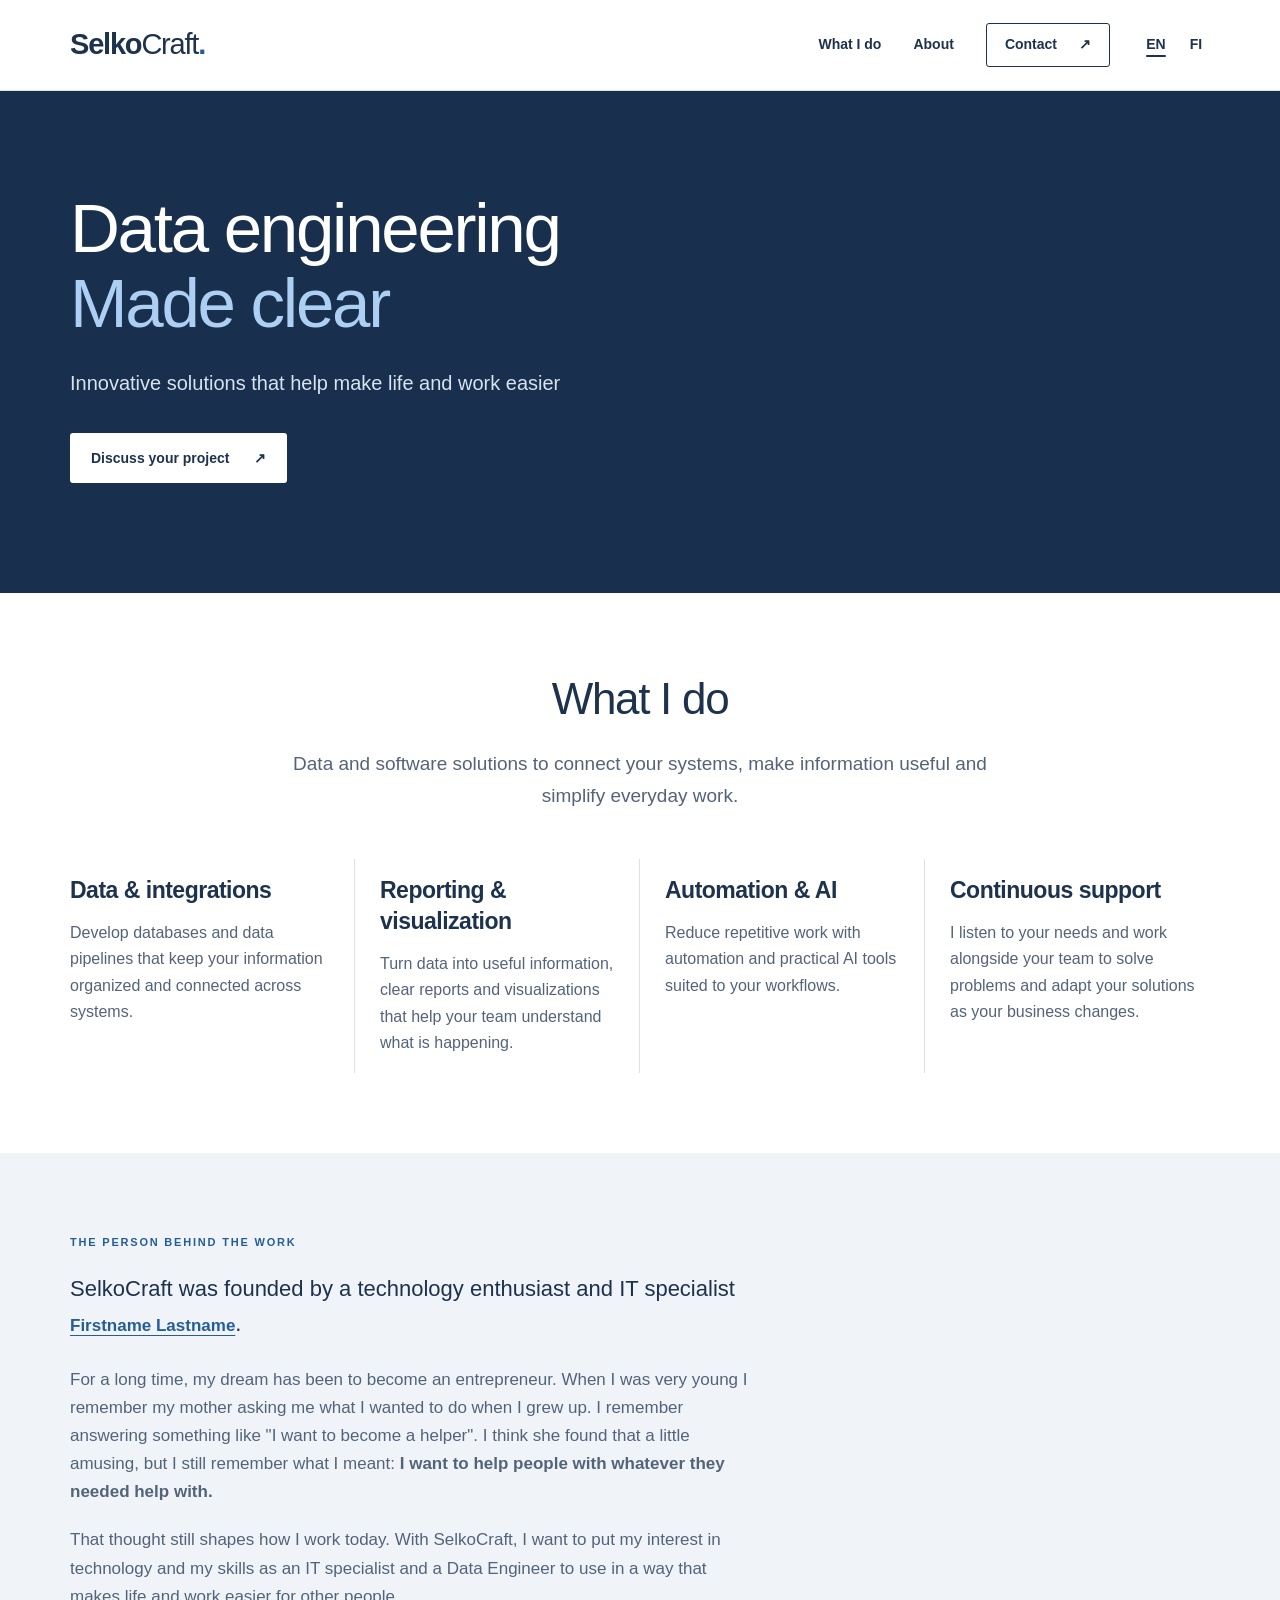
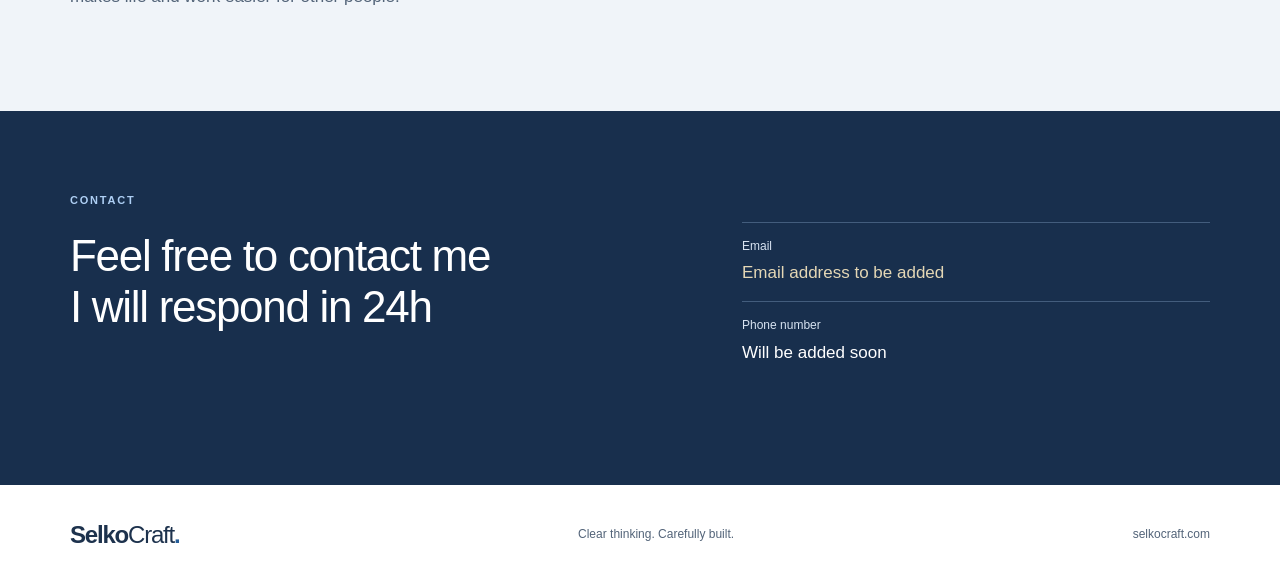
<file: index.html>
<!doctype html>
<html lang="en">
<head>
  <meta charset="utf-8">
  <meta name="viewport" content="width=device-width, initial-scale=1">
  <meta name="description" content="SelkoCraft Oy — independent data engineering, integrations and automation from Finland. Practical solutions, built with clarity.">
  <title>SelkoCraft Oy — Data engineering Made clear</title>
  <link rel="stylesheet" href="style2.css">
</head>
<body>
  <a class="skip-link" href="#main">Skip to content</a>

  <header class="site-header">
    <div class="container header-inner">
      <a class="brand" href="#home" aria-label="SelkoCraft home">Selko<span>Craft</span><span class="brand-mark" aria-hidden="true">.</span></a>
      <nav aria-label="Main navigation">
        <a href="#services">What I do</a>
        <a href="#about">About</a>
        <a class="nav-contact" href="#contact">Contact <span aria-hidden="true">↗</span></a>
        <span class="language-switch" role="group" aria-label="Language">
          <a href="index.html" lang="en" hreflang="en" aria-label="In English" aria-current="page">EN</a>
          <a href="fi.html" lang="fi" hreflang="fi" aria-label="Suomeksi">FI</a>
        </span>
      </nav>
    </div>
  </header>

  <main id="main">
    <section class="hero home-simple" id="home" aria-labelledby="hero-title">
      <div class="container">
        <div class="home-content">
          <h1 id="hero-title">Data engineering<br><span>Made clear</span></h1>
          <p class="hero-description">Innovative solutions that help make life and work easier</p>
          <a class="button button-light" href="#contact">Discuss your project <span aria-hidden="true">↗</span></a>
        </div>
      </div>
    </section>

    <section class="section services" id="services" aria-labelledby="services-title">
      <div class="container">
        <div class="services-heading">
          <h2 id="services-title">What I do</h2>
          <p>Data and software solutions to connect your systems, make information useful and simplify everyday work.</p>
        </div>
        <div class="service-areas">
          <article class="service-area">
            <h3>Data &amp; integrations</h3>
            <p>Develop databases and data pipelines that keep your information organized and connected across systems.</p>
          </article>
          <article class="service-area">
            <h3>Reporting &amp; visualization</h3>
            <p>Turn data into useful information, clear reports and visualizations that help your team understand what is happening.</p>
          </article>
          <article class="service-area">
            <h3>Automation &amp; AI</h3>
            <p>Reduce repetitive work with automation and practical AI tools suited to your workflows.</p>
          </article>
          <article class="service-area">
            <h3>Continuous support</h3>
            <p>I listen to your needs and work alongside your team to solve problems and adapt your solutions as your business changes.</p>
          </article>
        </div>
      </div>
    </section>

    <section class="section about" id="about" aria-labelledby="about-title">
      <div class="container">
        <div class="about-story">
          <div class="story-header">
            <h2 class="eyebrow" id="about-title">THE PERSON BEHIND THE WORK</h2>
          </div>
          <div class="story-prose">
            <p class="story-lead">SelkoCraft was founded by a technology enthusiast and IT specialist<br>
              <!-- Placeholder destination: replace with the founder’s website before publishing. -->
              <a class="founder-link" href="https://google.com">Firstname Lastname</a>.
            </p>
            <p class="story-body">For a long time, my dream has been to become an entrepreneur. When I was very young I remember my mother asking me what I wanted to do when I grew up. 
              I remember answering something like "I want to become a helper". I think she found that a little amusing, but I still remember what I meant: 
              <b>I want to help people with whatever they needed help with.</b></p>
            <p class="story-body">That thought still shapes how I work today. With SelkoCraft, 
              I want to put my interest in technology and my skills as an IT specialist and a Data Engineer to use in a way that makes life and work easier for other people.</p>
          </div>
        </div>
      </div>
    </section>

    <section class="section contact" id="contact" aria-labelledby="contact-title">
      <div class="container contact-layout">
        <div>
          <p class="eyebrow">CONTACT</p>
          <h2 id="contact-title">Feel free to contact me<br>I will respond in 24h</h2>
        </div>
        <div class="contact-details">
          <dl>
            <div><dt>Email</dt><dd class="placeholder">Email address to be added</dd></div>
            <div><dt>Phone number</dt><dd>Will be added soon</dd></div>
          </dl>
        </div>
      </div>
    </section>
  </main>

  <footer class="site-footer">
    <div class="container footer-inner">
      <a class="brand" href="#home">Selko<span>Craft</span><span class="brand-mark" aria-hidden="true">.</span></a>
      <p>Clear thinking. Carefully built.</p>
      <span class="footer-domain">selkocraft.com</span>
    </div>
  </footer>
</body>
</html>
</file>
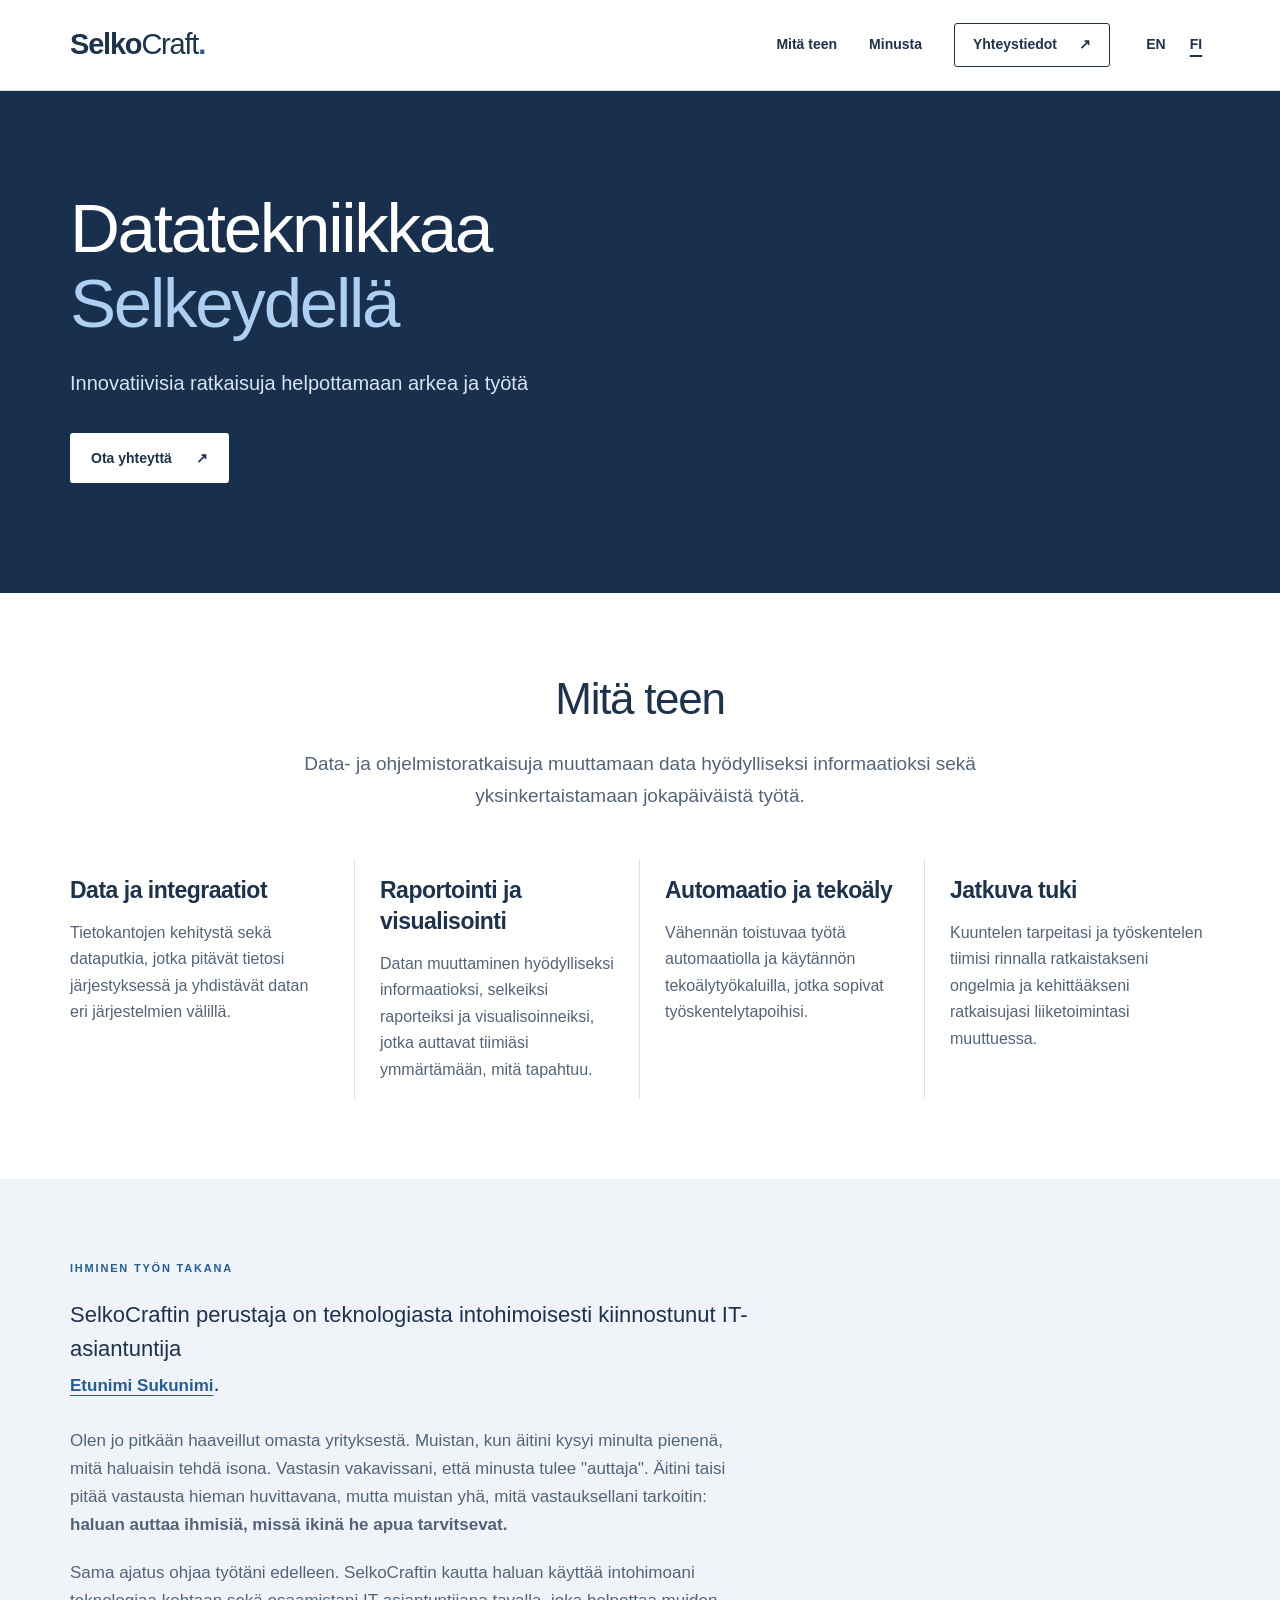
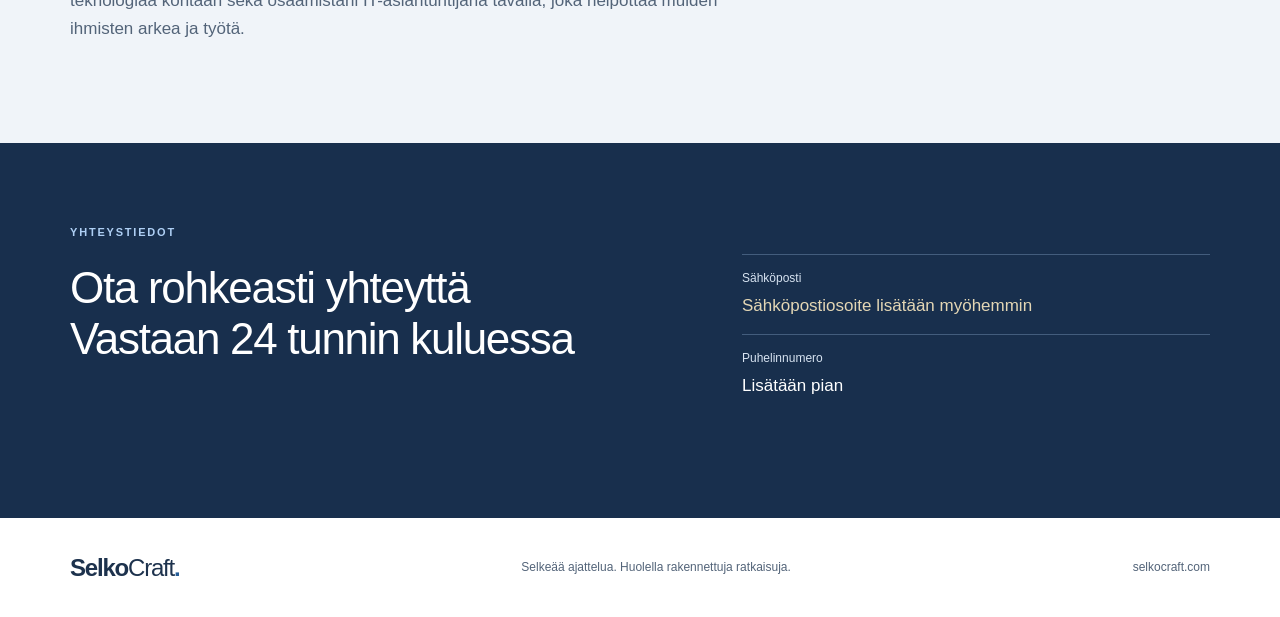
<file: fi.html>
<!doctype html>
<html lang="fi">
<head>
  <meta charset="utf-8">
  <meta name="viewport" content="width=device-width, initial-scale=1">
  <meta name="description" content="SelkoCraft Oy — datatekniikkaa, integraatioita ja automaatiota. Käytännön ratkaisuja, jotka helpottavat arkea ja työtä.">
  <title>SelkoCraft Oy — Datatekniikkaa Selkeydellä</title>
  <link rel="stylesheet" href="style2.css">
</head>
<body>
  <a class="skip-link" href="#main">Siirry sisältöön</a>

  <header class="site-header">
    <div class="container header-inner">
      <a class="brand" href="#home" aria-label="SelkoCraftin etusivu">Selko<span>Craft</span><span class="brand-mark" aria-hidden="true">.</span></a>
      <nav aria-label="Päävalikko">
        <a href="#services">Mitä teen</a>
        <a href="#about">Minusta</a>
        <a class="nav-contact" href="#contact">Yhteystiedot <span aria-hidden="true">↗</span></a>
        <span class="language-switch" role="group" aria-label="Kieli">
          <a href="index.html" lang="en" hreflang="en" aria-label="In English">EN</a>
          <a href="fi.html" lang="fi" hreflang="fi" aria-label="Suomeksi" aria-current="page">FI</a>
        </span>
      </nav>
    </div>
  </header>

  <main id="main">
    <section class="hero home-simple" id="home" aria-labelledby="hero-title">
      <div class="container">
        <div class="home-content">
          <h1 id="hero-title">Datatekniikkaa<br><span>Selkeydellä</span></h1>
          <p class="hero-description">Innovatiivisia ratkaisuja helpottamaan arkea ja työtä</p>
          <a class="button button-light" href="#contact">Ota yhteyttä<span aria-hidden="true">↗</span></a>
        </div>
      </div>
    </section>

    <section class="section services" id="services" aria-labelledby="services-title">
      <div class="container">
        <div class="services-heading">
          <h2 id="services-title">Mitä teen</h2>
          <p>Data- ja ohjelmistoratkaisuja muuttamaan data hyödylliseksi informaatioksi sekä yksinkertaistamaan jokapäiväistä työtä.</p>
        </div>
        <div class="service-areas">
          <article class="service-area">
            <h3>Data ja integraatiot</h3>
            <p>Tietokantojen kehitystä sekä dataputkia, jotka pitävät tietosi järjestyksessä ja yhdistävät datan eri järjestelmien välillä.</p>
          </article>
          <article class="service-area">
            <h3>Raportointi ja visualisointi</h3>
            <p>Datan muuttaminen hyödylliseksi informaatioksi, selkeiksi raporteiksi ja visualisoinneiksi, jotka auttavat tiimiäsi ymmärtämään, mitä tapahtuu.</p>
          </article>
          <article class="service-area">
            <h3>Automaatio ja tekoäly</h3>
            <p>Vähennän toistuvaa työtä automaatiolla ja käytännön tekoälytyökaluilla, jotka sopivat työskentelytapoihisi.</p>
          </article>
          <article class="service-area">
            <h3>Jatkuva tuki</h3>
            <p>Kuuntelen tarpeitasi ja työskentelen tiimisi rinnalla ratkaistakseni ongelmia ja kehittääkseni ratkaisujasi liiketoimintasi muuttuessa.</p>
          </article>
        </div>
      </div>
    </section>

    <section class="section about" id="about" aria-labelledby="about-title">
      <div class="container">
        <div class="about-story">
          <div class="story-header">
            <h2 class="eyebrow" id="about-title">IHMINEN TYÖN TAKANA</h2>
          </div>
          <div class="story-prose">
            <p class="story-lead">SelkoCraftin perustaja on teknologiasta intohimoisesti kiinnostunut IT-asiantuntija<br><!-- Paikkamerkki: vaihda linkki perustajan verkkosivuksi ennen julkaisua. -->
              <a class="founder-link" href="https://google.com">Etunimi Sukunimi</a>.</p>
            <p class="story-body">Olen jo pitkään haaveillut omasta yrityksestä. 
              Muistan, kun äitini kysyi minulta pienenä, mitä haluaisin tehdä isona. 
              Vastasin vakavissani, että minusta tulee "auttaja". 
              Äitini taisi pitää vastausta hieman huvittavana, 
              mutta muistan yhä, mitä vastauksellani tarkoitin: <b>haluan auttaa ihmisiä, missä ikinä he apua tarvitsevat.</b></p>
            <p class="story-body">Sama ajatus ohjaa työtäni edelleen. 
              SelkoCraftin kautta haluan käyttää intohimoani teknologiaa kohtaan sekä osaamistani IT-asiantuntijana tavalla, 
              joka helpottaa muiden ihmisten arkea ja työtä.</p>
          </div>
        </div>
      </div>
    </section>

    <section class="section contact" id="contact" aria-labelledby="contact-title">
      <div class="container contact-layout">
        <div>
          <p class="eyebrow">YHTEYSTIEDOT</p>
          <h2 id="contact-title">Ota rohkeasti yhteyttä<br>Vastaan 24 tunnin kuluessa</h2>
        </div>
        <div class="contact-details">
          <dl>
            <div><dt>Sähköposti</dt><dd class="placeholder">Sähköpostiosoite lisätään myöhemmin</dd></div>
            <div><dt>Puhelinnumero</dt><dd>Lisätään pian</dd></div>
          </dl>
        </div>
      </div>
    </section>
  </main>

  <footer class="site-footer">
    <div class="container footer-inner">
      <a class="brand" href="#home">Selko<span>Craft</span><span class="brand-mark" aria-hidden="true">.</span></a>
      <p>Selkeää ajattelua. Huolella rakennettuja ratkaisuja.</p>
      <span class="footer-domain">selkocraft.com</span>
    </div>
  </footer>
</body>
</html>
</file>
<file: style2.css>
/* SELKOCRAFT OY
   Shared stylesheet for index.html and fi.html.
   Keep layout, accessibility and responsive rules here. */

/* 1. Theme — shared navy palette for English and Finnish. */
:root {
  --ink: #1d324d;
  --muted: #536479;
  --accent: #255d98;
  --hero: #182f4d;
  --hero-text: #d7e3f1;
  --highlight: #aecff4;
  --paper: #ffffff;
  --soft: #f0f4f9;
  --line: #d9e1eb;
  --content-width: 1140px;
}

/* 2. Base styles, typography and accessible links. */
* {
  box-sizing: border-box;
}

html {
  scroll-padding-top: 112px;
}

body {
  margin: 0;
  background: var(--paper);
  color: var(--ink);
  font-family: "Segoe UI", "Helvetica Neue", Arial, sans-serif;
  font-size: 17px;
  line-height: 1.65;
}

h1, h2, h3, p {
  margin-top: 0;
}

p {
  margin-bottom: 20px;
}

a {
  color: inherit;
  text-decoration: none;
}

a:hover {
  text-decoration: underline;
  text-underline-offset: 5px;
}

a:focus-visible {
  outline: 3px solid #b97528;
  outline-offset: 5px;
}

/* Shared page width. */
.container {
  width: min(var(--content-width), calc(100% - 96px));
  margin-inline: auto;
}

/* Keyboard skip link, revealed when focused. */
.skip-link {
  position: fixed;
  top: -100px;
  left: 16px;
  z-index: 20;
  padding: 12px 18px;
  background: var(--paper);
  color: var(--ink);
}

.skip-link:focus {
  top: 12px;
}

/* 3. Header and main navigation. */
.site-header {
  position: sticky;
  top: 0;
  z-index: 10;
  background: var(--paper);
  border-bottom: 1px solid var(--line);
}

.header-inner {
  display: flex;
  align-items: center;
  justify-content: space-between;
  gap: 28px;
  min-height: 90px;
}

.brand {
  white-space: nowrap;
  font-size: 29px;
  font-weight: 700;
  letter-spacing: -1.2px;
}

.brand > span:not(.brand-mark) {
  font-weight: 400;
}

.brand-mark {
  color: var(--accent);
}

nav {
  display: flex;
  align-items: center;
  gap: 32px;
  font-size: 14px;
  font-weight: 600;
}

nav a {
  display: inline-flex;
  align-items: center;
  min-height: 44px;
}

.nav-contact {
  gap: 22px;
  padding: 7px 18px;
  border: 1px solid var(--ink);
  border-radius: 3px;
}

.nav-contact:hover {
  background: var(--soft);
  text-decoration: none;
}

/* 4. Home section. */
.hero {
  background: var(--hero);
  color: white;
}

.eyebrow {
  margin-bottom: 21px;
  font-size: 11px;
  font-weight: 700;
  letter-spacing: 1.8px;
  color: var(--accent);
}

h1 {
  font-weight: 500;
  line-height: 1.08;
  letter-spacing: -2.3px;
}

h1 span {
  color: var(--highlight);
}

.hero-description {
  color: var(--hero-text);
  line-height: 1.55;
}

.button {
  display: inline-flex;
  align-items: center;
  justify-content: space-between;
  gap: 24px;
  min-height: 50px;
  padding: 13px 21px;
  border-radius: 3px;
  font-size: 14px;
  font-weight: 600;
}

.button-light {
  background: white;
  color: var(--ink);
}

.button-light:hover {
  background: var(--highlight);
  text-decoration: none;
}

/* Shared section spacing. */
.section {
  padding-block: 80px;
}

h2 {
  margin-bottom: 24px;
  font-size: clamp(32px, 3.5vw, 44px);
  font-weight: 500;
  line-height: 1.16;
  letter-spacing: -1.3px;
}

h3 {
  font-weight: 600;
  line-height: 1.35;
  letter-spacing: -0.5px;
}

/* 5. About section background. */
.about {
  background: var(--soft);
}

/* 6. Contact section. */
.contact {
  background: var(--hero);
  color: white;
}

.contact-layout {
  display: grid;
  grid-template-columns: 1.1fr 0.9fr;
  gap: 100px;
}

.contact .eyebrow {
  color: var(--highlight);
}

.contact-details {
  padding-top: 7px;
}

.contact-details dl {
  margin: 24px 0;
}

.contact-details dl > div {
  border-top: 1px solid #435d7d;
  padding-block: 14px;
}

.contact-details dt {
  font-size: 12px;
  color: var(--hero-text);
}

.contact-details dd {
  margin: 3px 0 0;
  font-size: 17px;
}

.placeholder {
  color: #e4d7b5;
}

/* 7. Footer. */
.footer-inner {
  display: flex;
  align-items: center;
  justify-content: space-between;
  gap: 24px;
  padding-block: 30px;
}

.footer-inner .brand {
  font-size: 24px;
}

.footer-inner p, .footer-domain {
  margin: 0;
  color: var(--muted);
  font-size: 12px;
}

/* Responsive layout — tablet. */
@media (max-width: 950px) {
  .container {
    width: calc(100% - 48px);
  }

  .contact-layout {
    gap: 45px;
  }
}

/* Responsive layout — phone. */
@media (max-width: 700px) {
  html {
    scroll-padding-top: 134px;
  }

  .container {
    width: calc(100% - 40px);
  }

  .header-inner {
    flex-wrap: wrap;
    justify-content: center;
    gap: 4px;
    padding-block: 12px;
  }

  .brand {
    font-size: 26px;
  }

  nav {
    justify-content: center;
    width: 100%;
    gap: 26px;
    font-size: 13px;
  }

  .nav-contact {
    border: 0;
    padding-inline: 0;
    gap: 8px;
  }

  .contact-layout {
    grid-template-columns: 1fr;
    gap: 32px;
  }

  h1 {
    font-size: clamp(39px, 8.8vw, 56px);
    letter-spacing: -1.6px;
  }

  .hero-description {
    font-size: 19px;
  }

  .section {
    padding-block: 52px;
  }

  .footer-inner {
    flex-wrap: wrap;
    gap: 12px 24px;
  }

  .footer-domain {
    width: 100%;
  }
}

/* Home layout — one left-aligned content block. */
.home-simple {
  padding: 100px 0 110px;
  text-align: left;
}

.home-simple .home-content {
  max-width: 760px;
  margin: 0;
}

.home-simple h1 {
  font-size: clamp(44px, 5.4vw, 72px);
  margin-bottom: 0;
}

.home-simple .hero-description {
  max-width: 510px;
  margin: 28px 0 34px;
  font-size: 20px;
}

/* Responsive layout — phone. */
@media (max-width: 700px) {
  .home-simple {
    padding: 62px 0 68px;
  }

  .home-simple h1 {
    font-size: clamp(39px, 9vw, 56px);
  }
}

.services-heading > p {
  color: var(--muted);
  font-size: 19px;
  margin-bottom: 0;
}

.service-area h3 {
  font-size: 23px;
  margin-bottom: 14px;
}

.service-area p {
  color: var(--muted);
  font-size: 16px;
  margin-bottom: 0;
}

/* 8. Services — centered introduction and four open columns. */
.services-heading {
  max-width: 720px;
  margin-bottom: 48px;
  text-align: center;
  margin-inline: auto;
}

.service-areas {
  display: grid;
  grid-template-columns: repeat(4, 1fr);
  gap: 0;
}

.service-area {
  min-width: 0;
  padding: 16px 25px;
  border-right: 1px solid var(--line);
}

.service-area:first-child {
  padding-left: 0;
}

.service-area:last-child {
  padding-right: 0;
  border-right: 0;
}

/* Responsive layout — tablet. */
@media (max-width: 950px) {
  .service-areas {
    grid-template-columns: repeat(2, 1fr);
    gap: 30px;
  }

  .service-area, .service-area:first-child, .service-area:last-child {
    padding: 0;
    border: 0;
  }
}

/* Services — stack into one column. */
@media (max-width: 600px) {
  .service-areas {
    grid-template-columns: 1fr;
  }

  .services-heading {
    text-align: left;
  }

  .service-area {
    padding-top: 20px;
    border-top: 1px solid var(--line);
  }
}

/* 9. Founder story — readable prose and a small section heading. */
.about-story {
  max-width: 760px;
}

.about-story h2.eyebrow {
  font-size: 11px;
  font-weight: 700;
  line-height: 1.65;
  letter-spacing: 1.8px;
  margin-bottom: 21px;
}

.about-story .story-lead {
  font-size: 22px;
  line-height: 1.55;
  color: var(--ink);
}

.about-story .story-body {
  max-width: 680px;
  color: var(--muted);
}

/* 10. Language selector — underline the current language. */
.language-switch {
  display: inline-flex;
  align-items: center;
  gap: 12px;
  white-space: nowrap;
}

.language-switch a {
  justify-content: center;
  min-width: 28px;
}

.language-switch a[aria-current="page"] {
  text-decoration: underline;
  text-decoration-thickness: 2px;
  text-underline-offset: 6px;
}

/* Narrow phones — allow navigation to wrap. */
@media (max-width: 420px) {
  .site-header nav {
    flex-wrap: wrap;
    column-gap: 12px;
    row-gap: 0;
  }

  html {
    scroll-padding-top: 180px;
  }
}

/* Founder website link — smaller than the introduction. */
.about-story .founder-link {
  display: inline-block;
  padding-block: 7px;
  font-size: 17px;
  font-weight: 600;
  color: var(--accent);
  text-decoration: underline;
  text-decoration-thickness: 1px;
  text-underline-offset: 4px;
}

.about-story .founder-link:hover {
  color: var(--ink);
  text-decoration-thickness: 2px;
}
</file>
